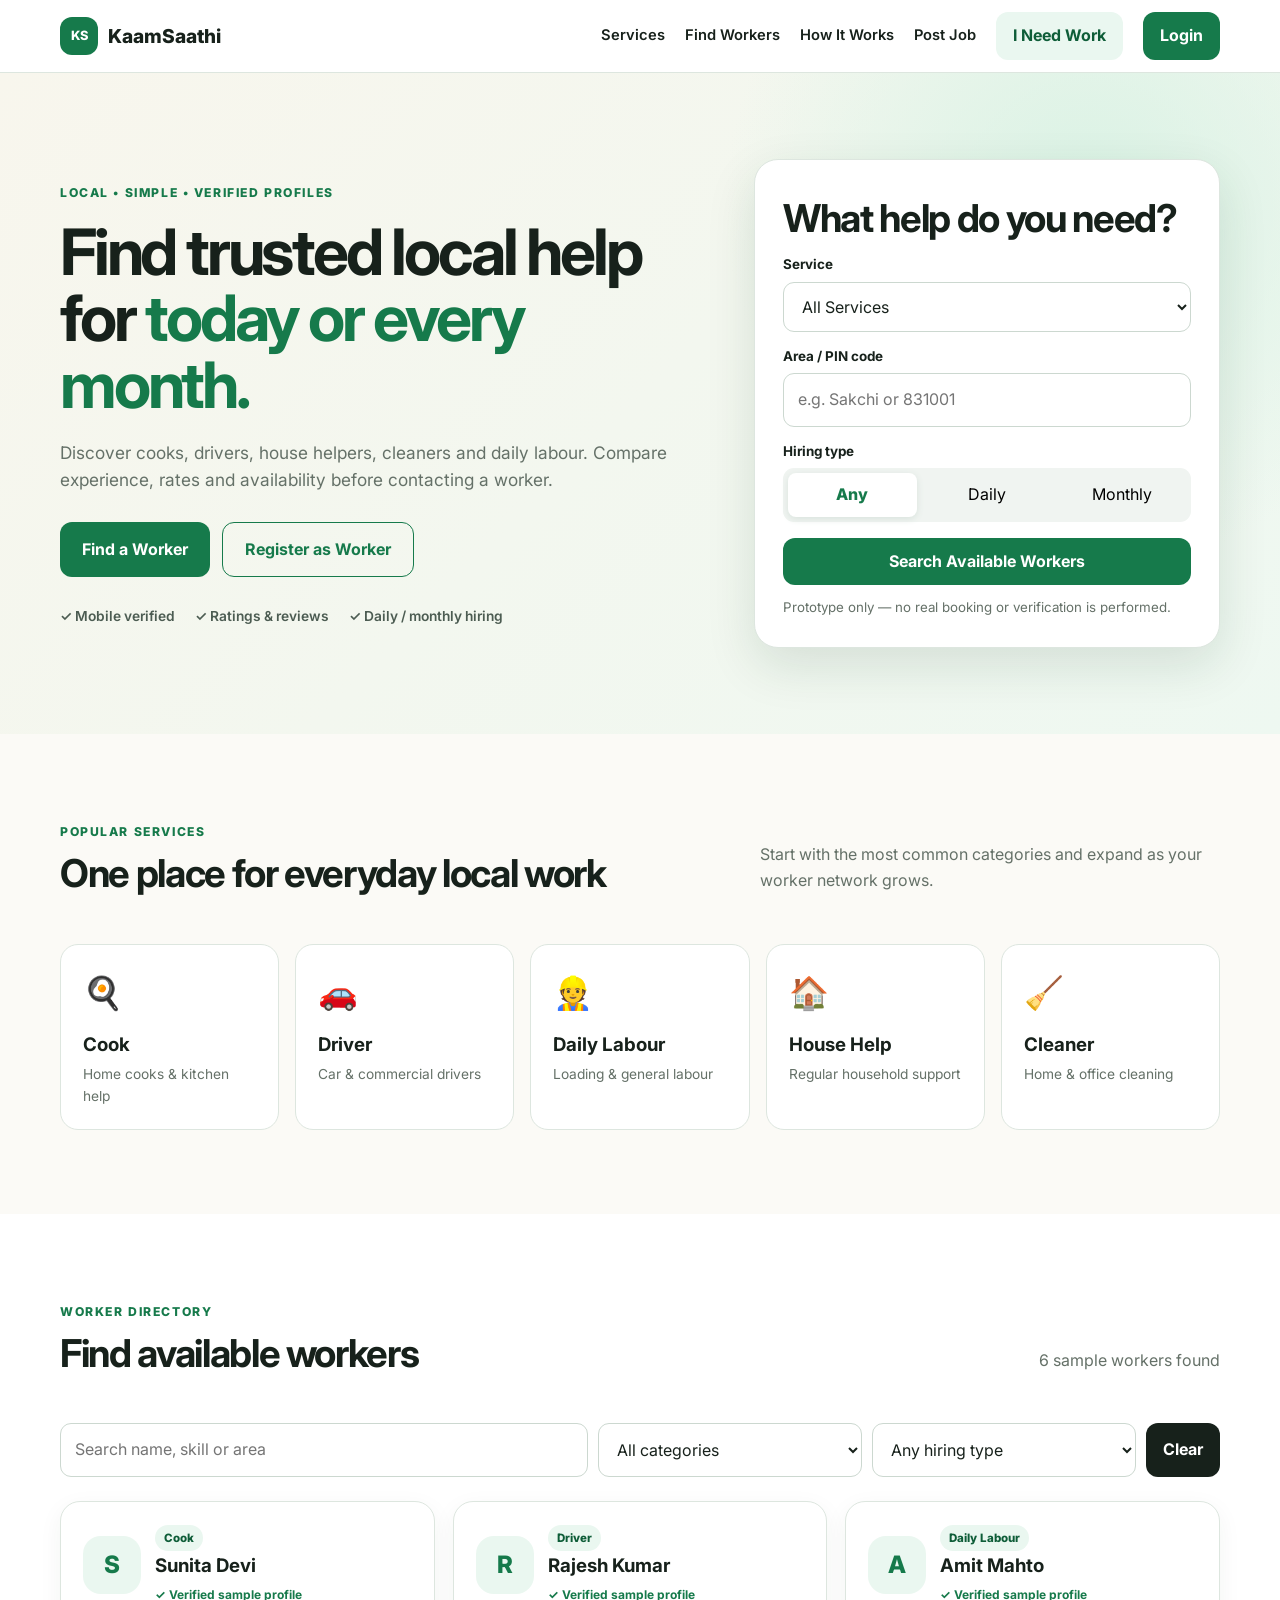
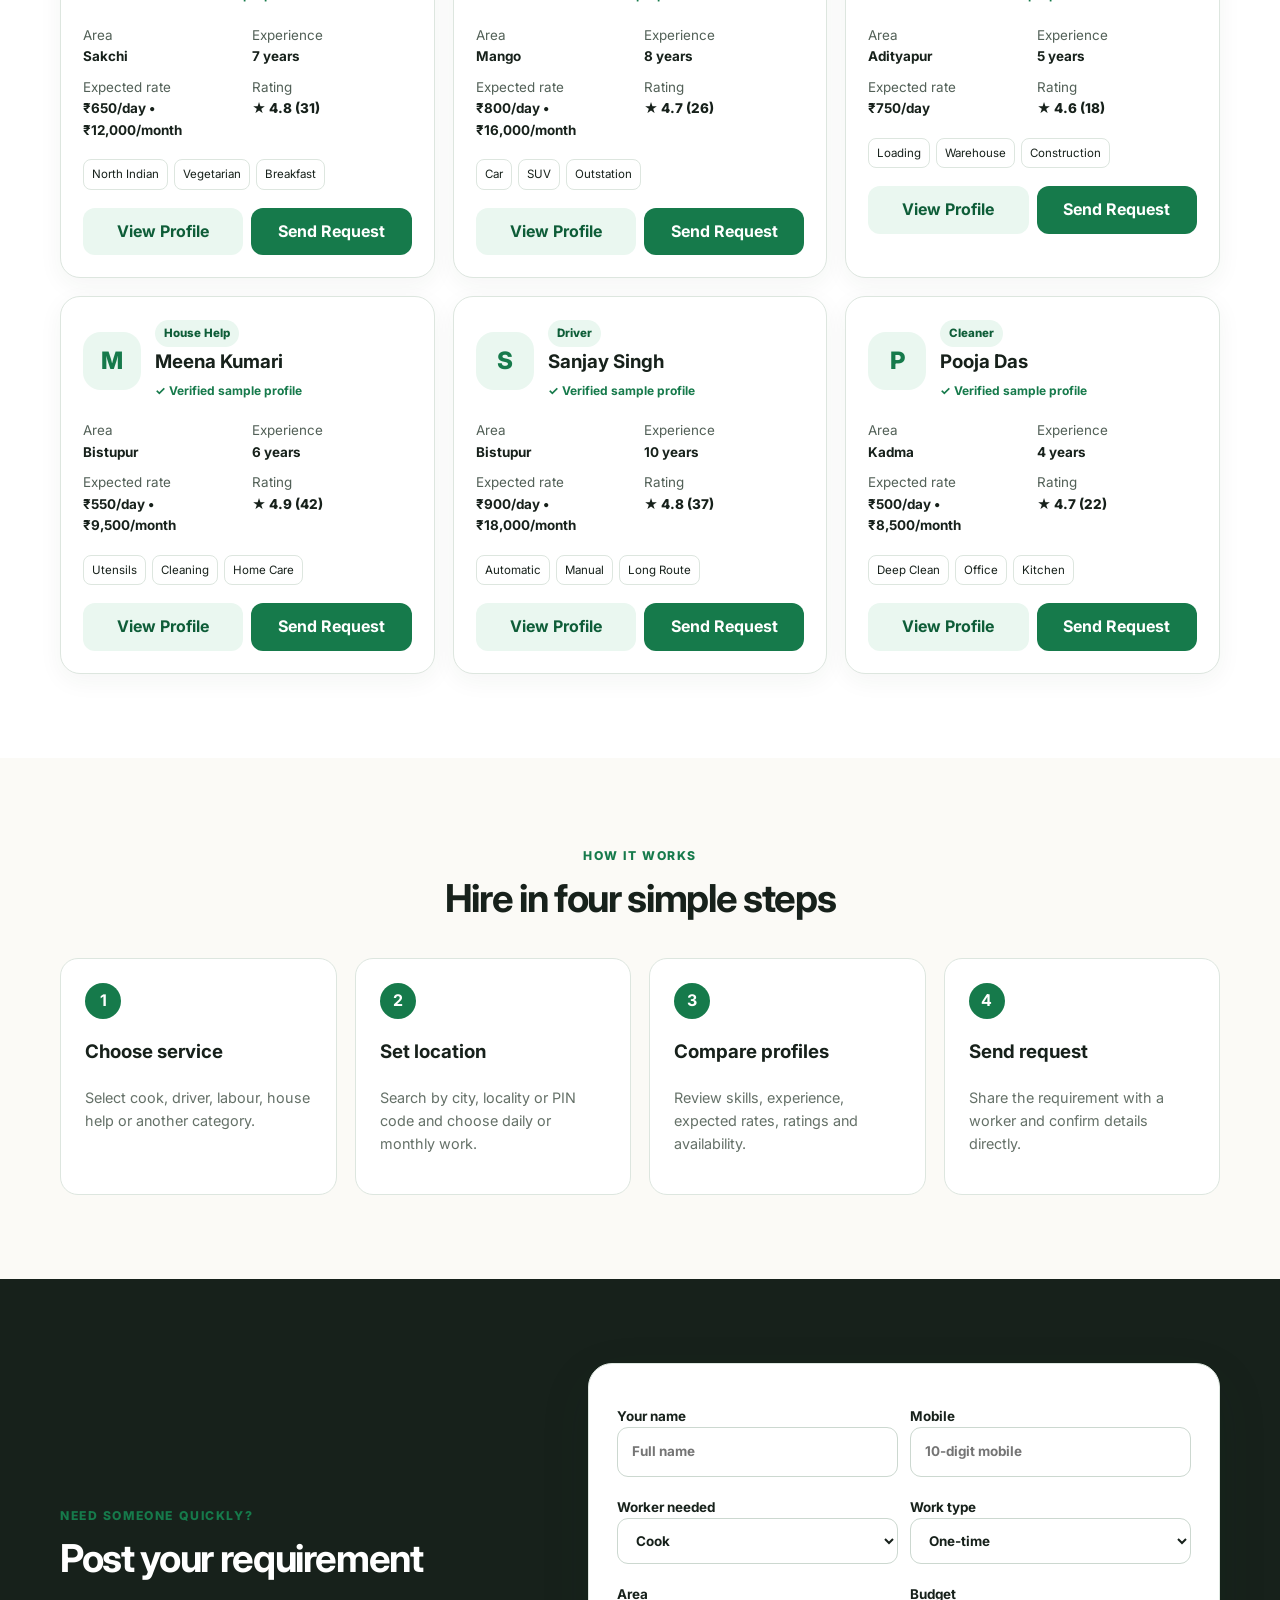
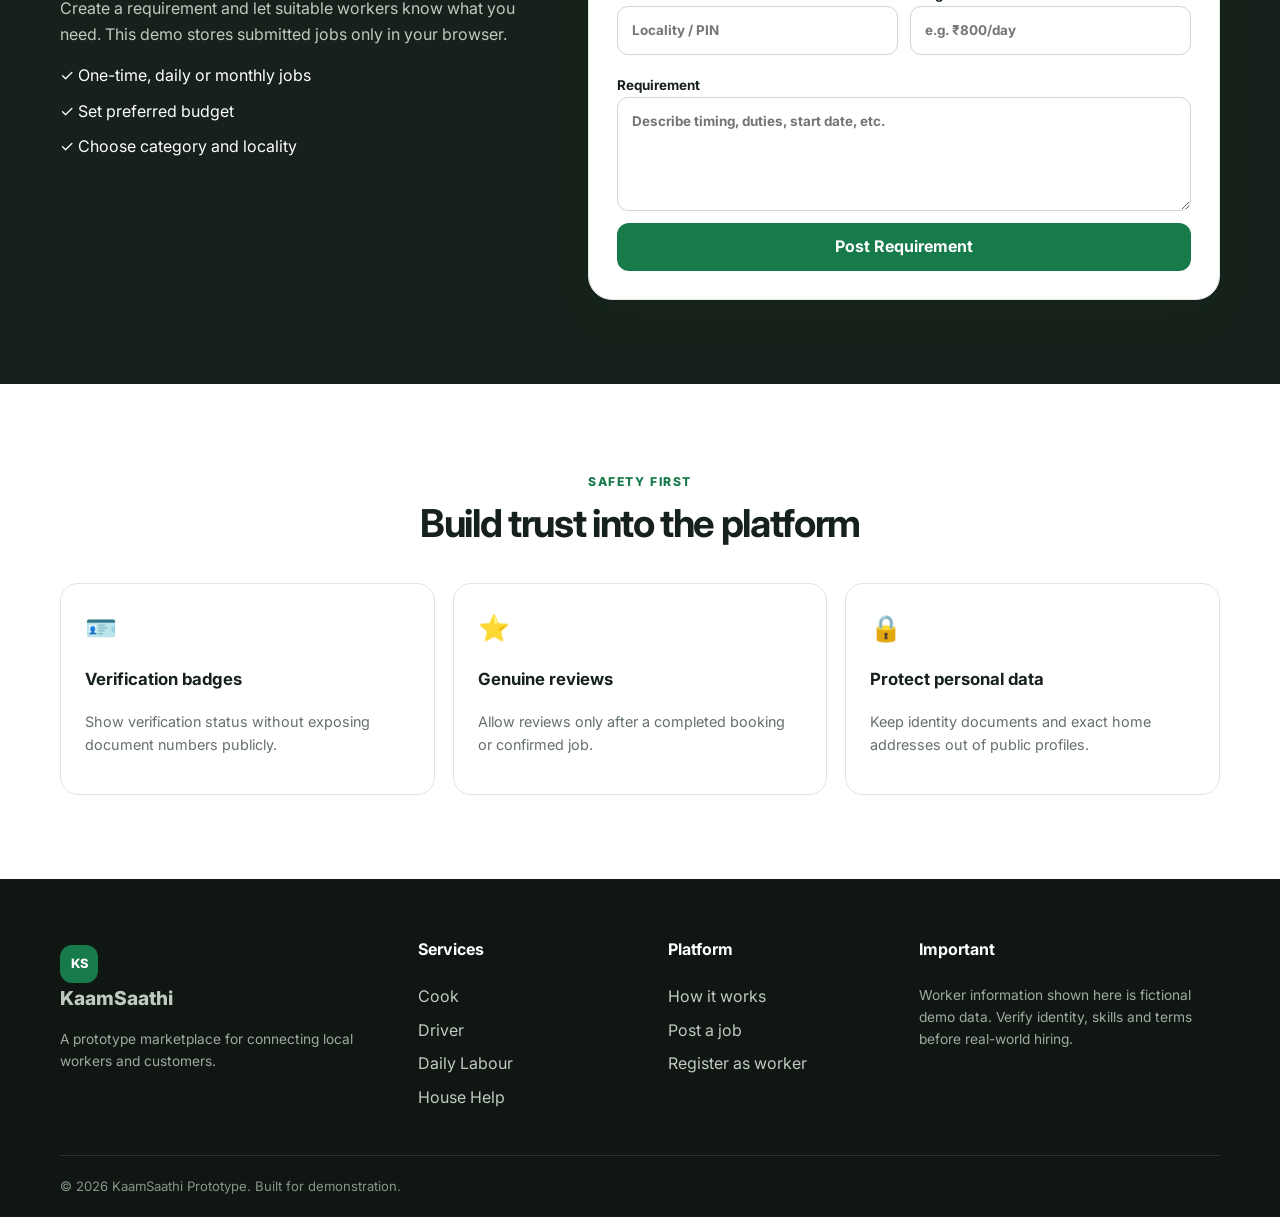
<file: kaamsaathi/index.html>
<!DOCTYPE html>
<html lang="en">
<head>
  <meta charset="UTF-8">
  <meta name="viewport" content="width=device-width, initial-scale=1.0">
  <meta name="description" content="KaamSaathi - Find trusted cooks, drivers, house help and daily labour near you.">
  <title>KaamSaathi | Find Local Workers</title>
  <link rel="preconnect" href="https://fonts.googleapis.com">
  <link rel="preconnect" href="https://fonts.gstatic.com" crossorigin>
  <link href="https://fonts.googleapis.com/css2?family=Inter:wght@400;500;600;700;800&display=swap" rel="stylesheet">
  <link rel="stylesheet" href="style.css">
</head>
<body>
  <header class="site-header">
    <div class="container nav-wrap">
      <a class="brand" href="#home"><span class="brand-mark">KS</span><span>KaamSaathi</span></a>
      <button class="menu-btn" id="menuBtn" aria-label="Open menu">☰</button>
      <nav id="navMenu">
        <a href="#services">Services</a><a href="#workers">Find Workers</a><a href="#how">How It Works</a><a href="#post-job">Post Job</a>
        <button class="btn btn-light" data-open="workerModal">I Need Work</button>
        <button class="btn btn-primary" data-open="loginModal">Login</button>
      </nav>
    </div>
  </header>

  <main>
    <section class="hero" id="home">
      <div class="container hero-grid">
        <div>
          <span class="eyebrow">LOCAL • SIMPLE • VERIFIED PROFILES</span>
          <h1>Find trusted local help for <span>today or every month.</span></h1>
          <p>Discover cooks, drivers, house helpers, cleaners and daily labour. Compare experience, rates and availability before contacting a worker.</p>
          <div class="hero-actions"><a class="btn btn-primary btn-lg" href="#workers">Find a Worker</a><button class="btn btn-outline btn-lg" data-open="workerModal">Register as Worker</button></div>
          <div class="trust-row"><span>✓ Mobile verified</span><span>✓ Ratings & reviews</span><span>✓ Daily / monthly hiring</span></div>
        </div>
        <div class="search-card">
          <h2>What help do you need?</h2>
          <label>Service</label>
          <select id="heroService"><option value="all">All Services</option><option>Cook</option><option>Driver</option><option>Daily Labour</option><option>House Help</option><option>Cleaner</option></select>
          <label>Area / PIN code</label><input id="heroArea" placeholder="e.g. Sakchi or 831001">
          <label>Hiring type</label><div class="segmented"><button class="active" data-hire="Any">Any</button><button data-hire="Daily">Daily</button><button data-hire="Monthly">Monthly</button></div>
          <button class="btn btn-primary btn-block" id="heroSearch">Search Available Workers</button>
          <small>Prototype only — no real booking or verification is performed.</small>
        </div>
      </div>
    </section>

    <section class="section" id="services"><div class="container"><div class="section-head"><div><span class="eyebrow">POPULAR SERVICES</span><h2>One place for everyday local work</h2></div><p>Start with the most common categories and expand as your worker network grows.</p></div><div class="service-grid" id="serviceGrid"></div></div></section>

    <section class="section alt" id="workers"><div class="container"><div class="section-head"><div><span class="eyebrow">WORKER DIRECTORY</span><h2>Find available workers</h2></div><p id="resultText">Showing sample worker profiles</p></div>
      <div class="filters"><input id="searchInput" placeholder="Search name, skill or area"><select id="categoryFilter"><option value="all">All categories</option><option>Cook</option><option>Driver</option><option>Daily Labour</option><option>House Help</option><option>Cleaner</option></select><select id="hireFilter"><option value="Any">Any hiring type</option><option>Daily</option><option>Monthly</option></select><button class="btn btn-dark" id="clearFilters">Clear</button></div>
      <div class="worker-grid" id="workerGrid"></div><div class="empty" id="emptyState" hidden>No matching sample workers found. Try another category or area.</div>
    </div></section>

    <section class="section" id="how"><div class="container"><div class="center-head"><span class="eyebrow">HOW IT WORKS</span><h2>Hire in four simple steps</h2></div><div class="steps"><article><b>1</b><h3>Choose service</h3><p>Select cook, driver, labour, house help or another category.</p></article><article><b>2</b><h3>Set location</h3><p>Search by city, locality or PIN code and choose daily or monthly work.</p></article><article><b>3</b><h3>Compare profiles</h3><p>Review skills, experience, expected rates, ratings and availability.</p></article><article><b>4</b><h3>Send request</h3><p>Share the requirement with a worker and confirm details directly.</p></article></div></div></section>

    <section class="section job-section" id="post-job"><div class="container job-grid"><div><span class="eyebrow">NEED SOMEONE QUICKLY?</span><h2>Post your requirement</h2><p>Create a requirement and let suitable workers know what you need. This demo stores submitted jobs only in your browser.</p><div class="job-points"><span>✓ One-time, daily or monthly jobs</span><span>✓ Set preferred budget</span><span>✓ Choose category and locality</span></div></div><form class="job-form" id="jobForm"><div class="two"><label>Your name<input required name="name" placeholder="Full name"></label><label>Mobile<input required name="mobile" inputmode="numeric" placeholder="10-digit mobile"></label></div><div class="two"><label>Worker needed<select required name="category"><option>Cook</option><option>Driver</option><option>Daily Labour</option><option>House Help</option><option>Cleaner</option></select></label><label>Work type<select name="type"><option>One-time</option><option>Daily</option><option>Monthly</option></select></label></div><div class="two"><label>Area<input required name="area" placeholder="Locality / PIN"></label><label>Budget<input name="budget" placeholder="e.g. ₹800/day"></label></div><label>Requirement<textarea required name="details" rows="4" placeholder="Describe timing, duties, start date, etc."></textarea></label><button class="btn btn-primary btn-block">Post Requirement</button></form></div></section>

    <section class="section alt"><div class="container"><div class="center-head"><span class="eyebrow">SAFETY FIRST</span><h2>Build trust into the platform</h2></div><div class="safety-grid"><article>🪪<h3>Verification badges</h3><p>Show verification status without exposing document numbers publicly.</p></article><article>⭐<h3>Genuine reviews</h3><p>Allow reviews only after a completed booking or confirmed job.</p></article><article>🔒<h3>Protect personal data</h3><p>Keep identity documents and exact home addresses out of public profiles.</p></article></div></div></section>
  </main>

  <footer><div class="container footer-grid"><div><a class="brand footer-brand" href="#home"><span class="brand-mark">KS</span><span>KaamSaathi</span></a><p>A prototype marketplace for connecting local workers and customers.</p></div><div><h4>Services</h4><a href="#workers">Cook</a><a href="#workers">Driver</a><a href="#workers">Daily Labour</a><a href="#workers">House Help</a></div><div><h4>Platform</h4><a href="#how">How it works</a><a href="#post-job">Post a job</a><button class="footer-link" data-open="workerModal">Register as worker</button></div><div><h4>Important</h4><p>Worker information shown here is fictional demo data. Verify identity, skills and terms before real-world hiring.</p></div></div><div class="container copyright">© 2026 KaamSaathi Prototype. Built for demonstration.</div></footer>

  <div class="modal" id="profileModal"><div class="modal-card"><button class="modal-close" data-close>×</button><div id="profileContent"></div></div></div>
  <div class="modal" id="workerModal"><div class="modal-card"><button class="modal-close" data-close>×</button><h2>Register as a Worker</h2><p class="muted">Create a sample profile. Data stays in this browser.</p><form id="workerForm"><div class="two"><label>Name<input required name="name"></label><label>Mobile<input required name="mobile" inputmode="numeric"></label></div><div class="two"><label>Profession<select name="category"><option>Cook</option><option>Driver</option><option>Daily Labour</option><option>House Help</option><option>Cleaner</option></select></label><label>Experience<input required name="experience" placeholder="e.g. 5 years"></label></div><div class="two"><label>Area<input required name="area"></label><label>Expected rate<input required name="rate" placeholder="e.g. ₹700/day"></label></div><label>Skills<input required name="skills" placeholder="e.g. North Indian, Vegetarian"></label><button class="btn btn-primary btn-block">Create Demo Profile</button></form></div></div>
  <div class="modal" id="loginModal"><div class="modal-card small"><button class="modal-close" data-close>×</button><h2>Login / Sign Up</h2><p class="muted">OTP authentication would be connected to a real backend later.</p><form id="loginForm"><label>Mobile number<input required inputmode="numeric" placeholder="Enter mobile number"></label><button class="btn btn-primary btn-block">Continue</button></form></div></div>
  <div class="toast" id="toast"></div>
  <script src="app.js"></script>
</body></html>
</file>
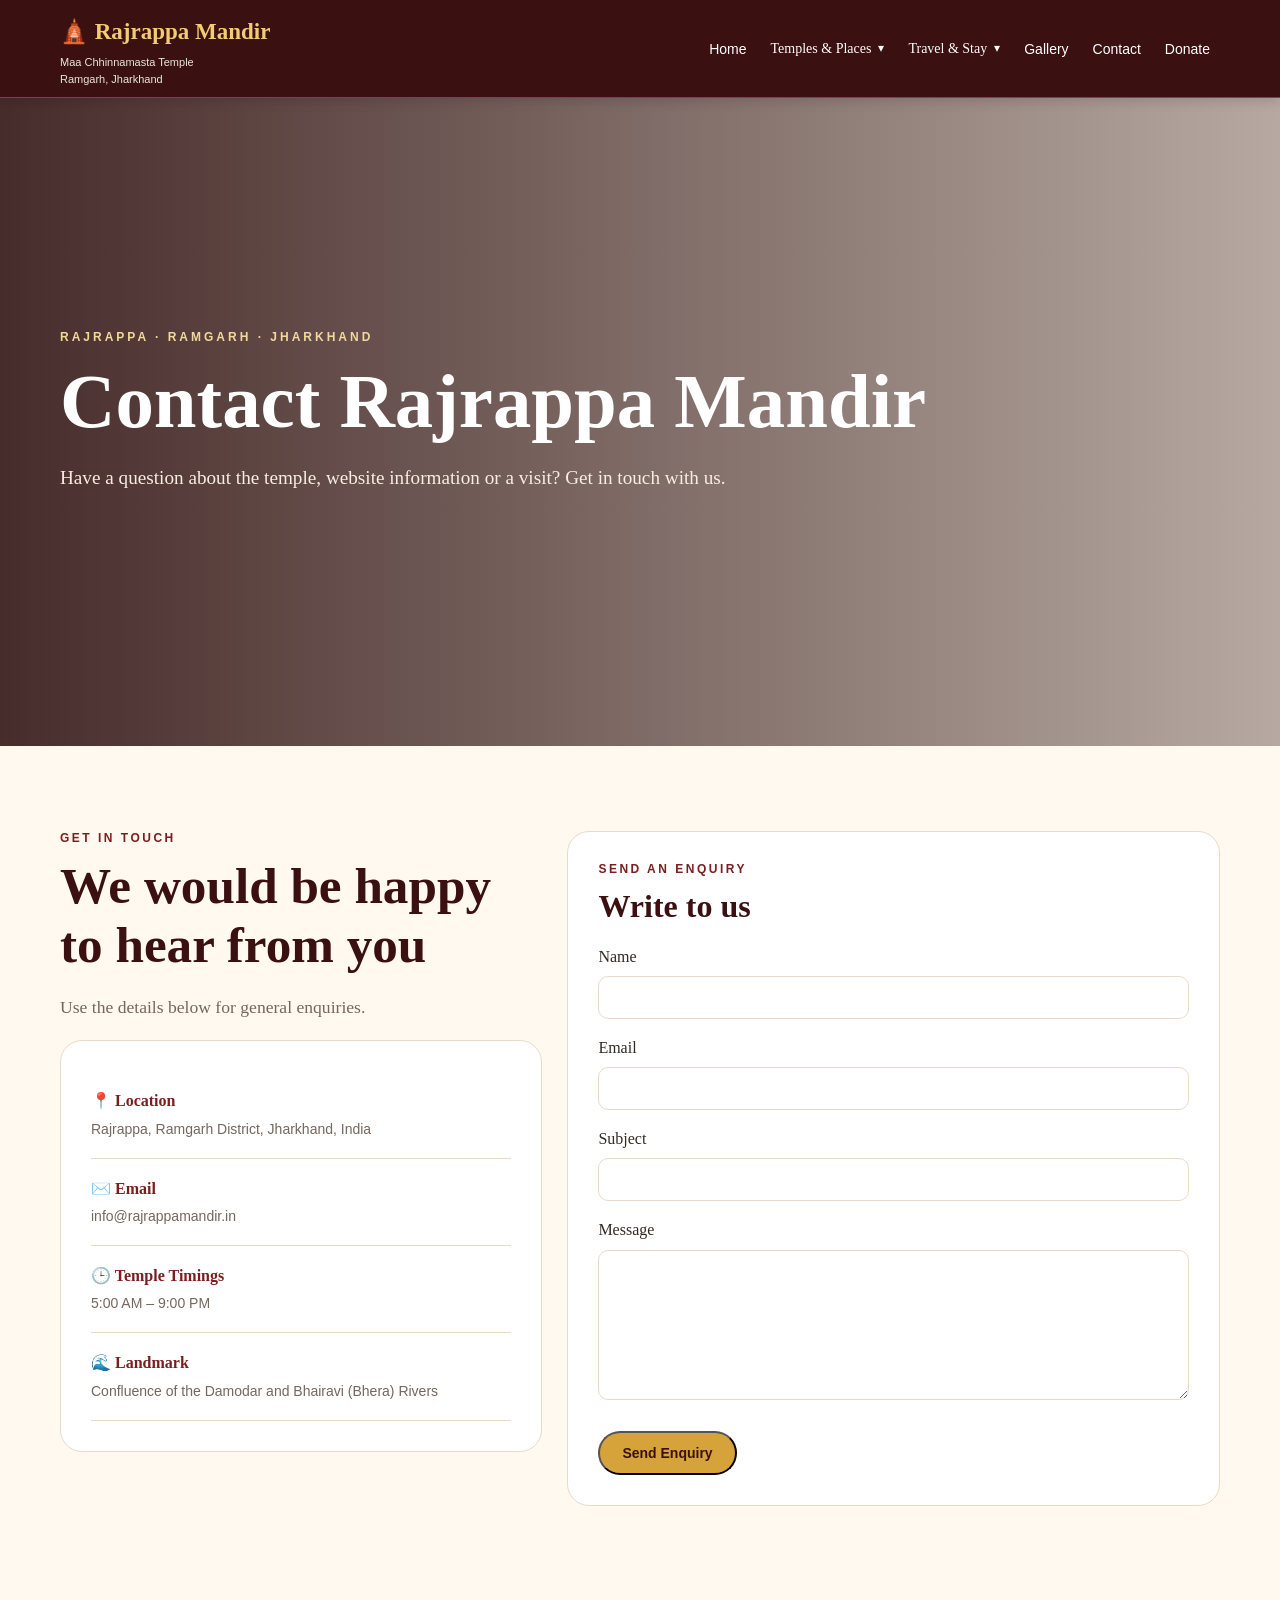
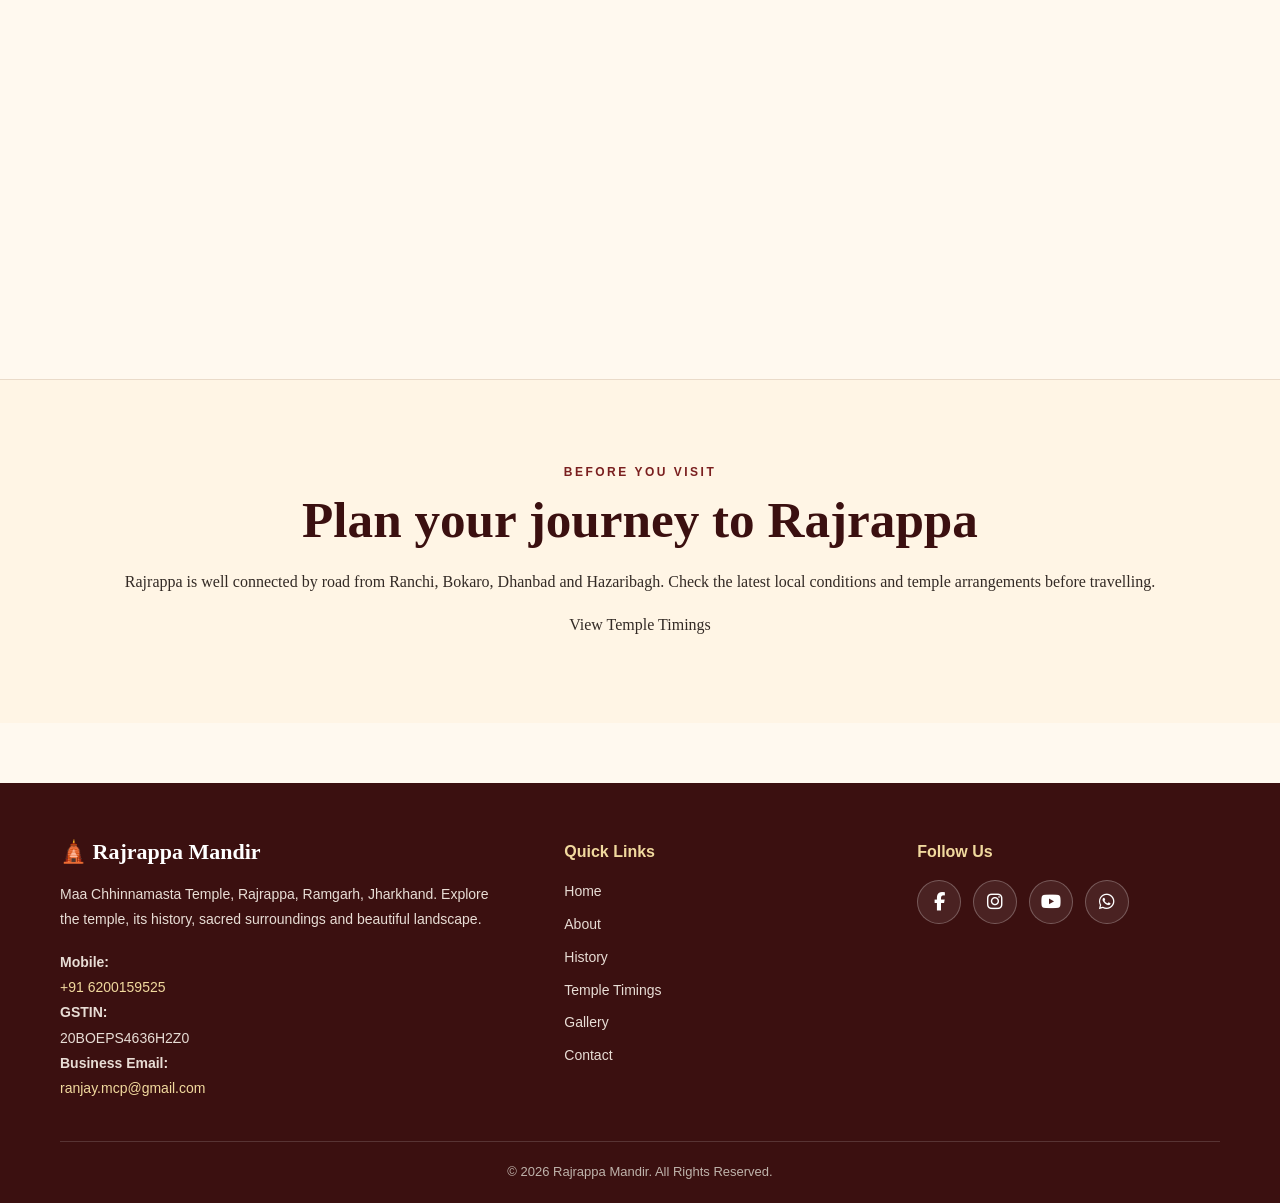
<file: contact.html>
<!doctype html><html lang="en">
    <head>
        <meta charset="utf-8">
    <meta name="viewport" content="width=device-width,initial-scale=1">
    <meta name="description" content="Rajrappa Mandir | Maa Chhinnamasta Temple">
    <meta name="theme-color" content="#7a1f1f">
    <title>Rajrappa Mandir | Maa Chhinnamasta Temple</title>
    <link rel="stylesheet" href="assetes/style.css">
    <link
    rel="stylesheet"
    href="https://cdnjs.cloudflare.com/ajax/libs/font-awesome/6.5.2/css/all.min.css">
    <!-- Open Graph / Social Media Share Tags -->
<meta property="og:type" content="website">
<meta property="og:title" content="Rajrappa Mandir - Gallery">
<meta property="og:description" content="Explore beautiful photos and memories of Maa Chhinnamasta Rajrappa Mandir.">
<meta property="og:url" content="https://rajrappamandir.in/gallery.html">
<meta property="og:site_name" content="Rajrappa Mandir">

<!-- Share Preview Image -->
<meta property="og:image" content="https://rajrappamandir.in/images/rajrappa-mandir-share.jpg">
<meta property="og:image:secure_url" content="https://rajrappamandir.in/images/rajrappa-mandir-share.jpg">
<meta property="og:image:type" content="image/jpeg">
<meta property="og:image:width" content="1200">
<meta property="og:image:height" content="630">
<meta property="og:image:alt" content="Rajrappa Mandir">

<!-- Twitter / X Card -->
<meta name="twitter:card" content="summary_large_image">
<meta name="twitter:title" content="Rajrappa Mandir - Gallery">
<meta name="twitter:description" content="Explore beautiful photos and memories of Maa Chhinnamasta Rajrappa Mandir.">
<meta name="twitter:image" content="https://rajrappamandir.in/images/rajrappa-mandir-share.jpg">
</head>
<body>
<!-- Header Section -->
 <div id="header"></div>
    <main><section class="hero"><div class="wrap"><div class="ey">Rajrappa · Ramgarh · Jharkhand</div><h1>Contact Rajrappa Mandir</h1><p>Have a question about the temple, website information or a visit? Get in touch with us.</p></div></section>
<section><div class="wrap contact"><div><div class="k">Get in Touch</div><h2>We would be happy to hear from you</h2><p class="lead">Use the details below for general enquiries.</p><div class="panel"><div class="item"><b>📍 Location</b><span>Rajrappa, Ramgarh District, Jharkhand, India</span></div><div class="item"><b>✉️ Email</b><a href="mailto:info@rajrappamandir.in">info@rajrappamandir.in</a></div><div class="item"><b>🕒 Temple Timings</b><span>5:00 AM – 9:00 PM</span></div><div class="item"><b>🌊 Landmark</b><span>Confluence of the Damodar and Bhairavi (Bhera) Rivers</span></div></div></div>
<div class="panel"><div class="k">Send an Enquiry</div><h2 style="font-size:2rem">Write to us</h2><form action="mailto:info@rajrappamandir.in" method="post" enctype="text/plain"><label>Name</label><input name="name" required><label>Email</label><input name="email" type="email" required><label>Subject</label><input name="subject" required><label>Message</label><textarea name="message" required></textarea><button class="btn primary" type="submit">Send Enquiry</button></form></div></div>
<div class="wrap map"><iframe title="Rajrappa Mandir map" src="https://www.google.com/maps?q=Rajrappa+Mandir,+Ramgarh,+Jharkhand&output=embed" loading="lazy"></iframe></div></section>
<section class="cta"><div class="wrap"><div class="k">Before You Visit</div><h2>Plan your journey to Rajrappa</h2><p class("lead" style("margin:auto">Rajrappa is well connected by road from Ranchi, Bokaro, Dhanbad and Hazaribagh. Check the latest local conditions and temple arrangements before travelling.</p><a class("btn primary" href("timings.html">View Temple Timings</a></div></section></main>
<!-- Footer Section -->
<div id="footer"></div>
</body></html>
<script>
async function loadComponent(id, file) {
    const response = await fetch(file);
    document.getElementById(id).innerHTML = await response.text();
}

loadComponent("header", "header.html");
loadComponent("footer", "footer.html");
</script>
</file>
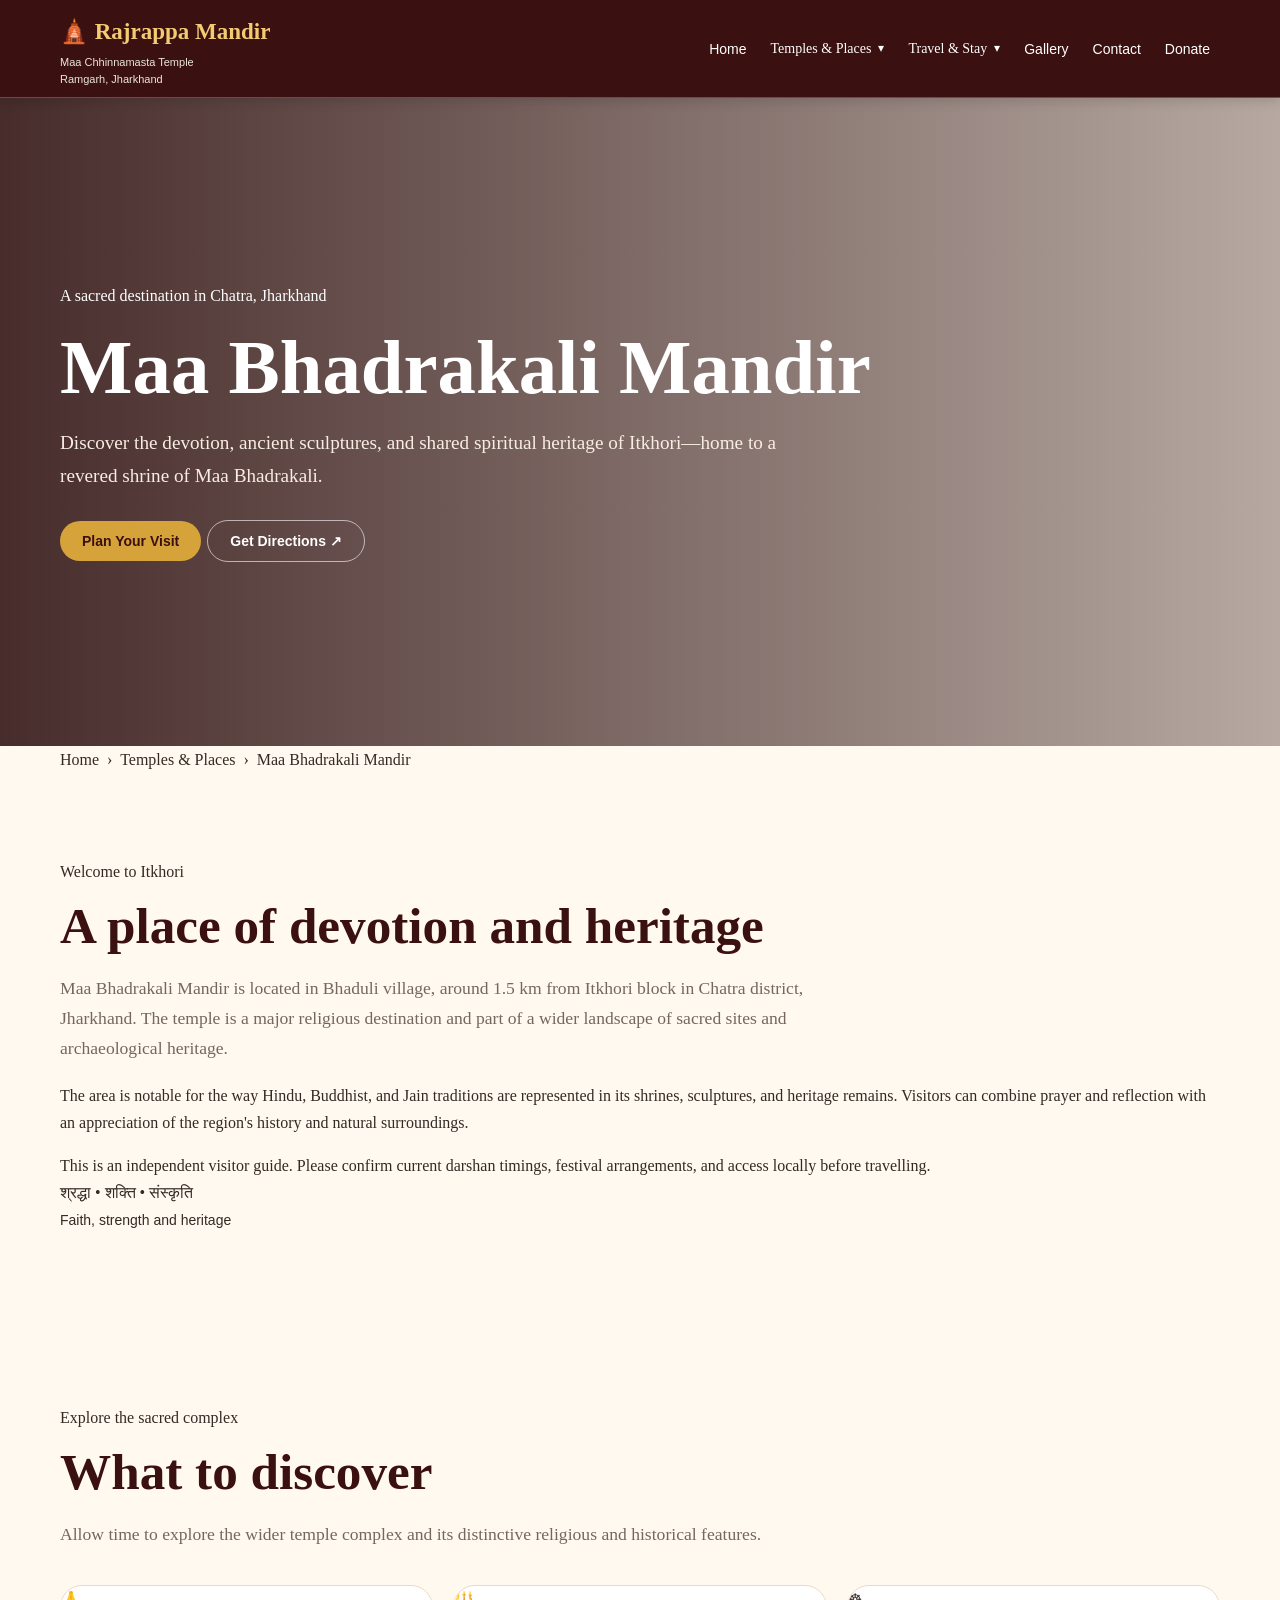
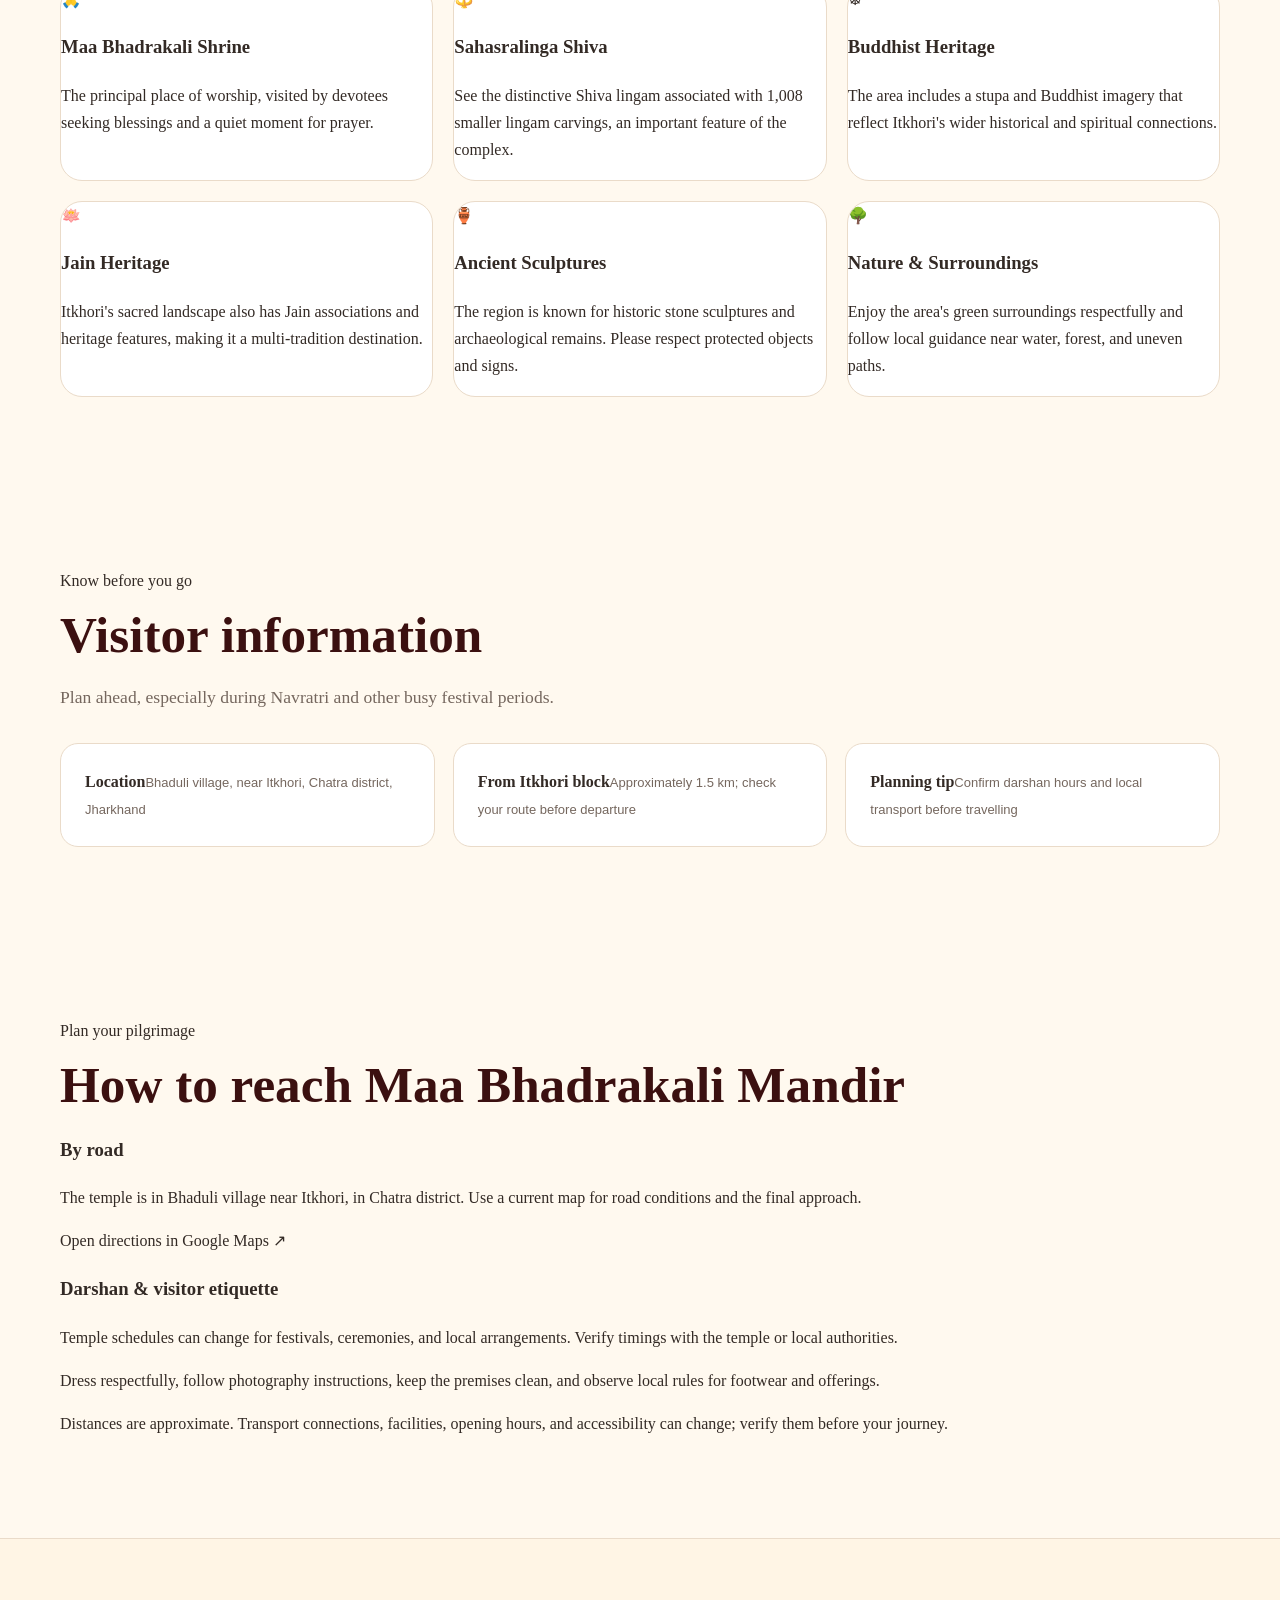
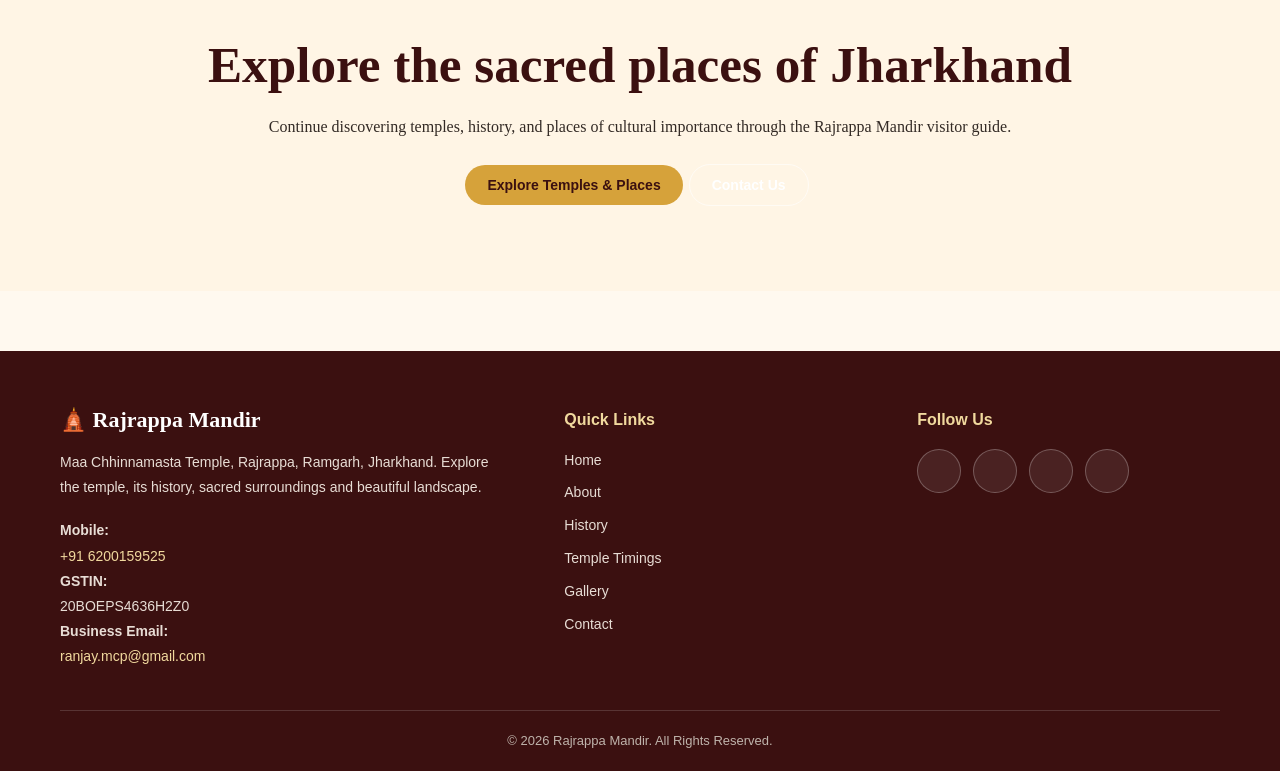
<file: temples/bhadrakali-mandir.html>
<!doctype html>
<html lang="en">
<head>
<meta charset="utf-8">
<meta name="viewport" content="width=device-width, initial-scale=1">
<title>Maa Bhadrakali Mandir, Itkhori, Jharkhand | Rajrappa Mandir</title>
<meta name="description" content="Explore Maa Bhadrakali Mandir in Bhaduli near Itkhori, Chatra, Jharkhand—its spiritual significance, historic heritage, and visitor information.">
<link rel="canonical" href="https://rajrappamandir.in/temples/bhadrakali-mandir.html">
<meta property="og:type" content="website">
<meta property="og:title" content="Maa Bhadrakali Mandir, Itkhori | Rajrappa Mandir">
<meta property="og:description" content="Discover the sacred shrine, historic sculptures, and diverse spiritual heritage of Itkhori, Jharkhand.">
<meta property="og:url" content="https://rajrappamandir.in/temples/bhadrakali-mandir.html">
<meta property="og:image" content="https://rajrappamandir.in/images/bhadrakali-banner.jpg">
<link rel="stylesheet" href="/assetes/style.css">
<script type="application/ld+json">
{
  "@context":"https://schema.org",
  "@type":"TouristAttraction",
  "name":"Maa Bhadrakali Mandir, Itkhori",
  "description":"A historic temple dedicated to Maa Bhadrakali in Bhaduli village near Itkhori, Chatra district, Jharkhand, India.",
  "address":{"@type":"PostalAddress","addressLocality":"Bhaduli, Itkhori","addressRegion":"Jharkhand","addressCountry":"IN"},
  "url":"https://rajrappamandir.in/temples/bhadrakali-mandir.html"
}
</script>
</head>
<body>
<!-- Header Section -->
 <div id="header"></div>
<main>
  <section class="hero" aria-labelledby="hero-title">
    <div class="wrap hero-content">
      <div class="eyebrow">A sacred destination in Chatra, Jharkhand</div>
      <h1 id="hero-title">Maa Bhadrakali Mandir</h1>
      <p>Discover the devotion, ancient sculptures, and shared spiritual heritage of Itkhori—home to a revered shrine of Maa Bhadrakali.</p>
      <div class="actions"><a class="btn primary" href="#plan-visit">Plan Your Visit</a><a class="btn outline" href="https://www.google.com/maps/search/?api=1&amp;query=Maa+Bhadrakali+Mandir+Itkhori+Jharkhand" target="_blank" rel="noopener noreferrer">Get Directions ↗</a></div>
    </div>
  </section>
  <div class="wrap breadcrumb"><a href="../index.html">Home</a> &nbsp;›&nbsp; <a href="index.html">Temples &amp; Places</a> &nbsp;›&nbsp; <span aria-current="page">Maa Bhadrakali Mandir</span></div>

  <section class="content"><div class="wrap two-col">
    <div><div class="kicker">Welcome to Itkhori</div><h2>A place of devotion and heritage</h2>
      <p class="lead">Maa Bhadrakali Mandir is located in Bhaduli village, around 1.5 km from Itkhori block in Chatra district, Jharkhand. The temple is a major religious destination and part of a wider landscape of sacred sites and archaeological heritage.</p>
      <p>The area is notable for the way Hindu, Buddhist, and Jain traditions are represented in its shrines, sculptures, and heritage remains. Visitors can combine prayer and reflection with an appreciation of the region's history and natural surroundings.</p>
      <div class="note">This is an independent visitor guide. Please confirm current darshan timings, festival arrangements, and access locally before travelling.</div>
    </div>
    <div class="art-panel" role="img" aria-label="Decorative temple-inspired artwork; replace with an authentic temple photograph"><span>श्रद्धा • शक्ति • संस्कृति<br><small style="font:14px Arial,sans-serif">Faith, strength and heritage</small></span></div>
  </div></section>

  <section class="content alt"><div class="wrap"><div class="kicker">Explore the sacred complex</div><h2>What to discover</h2><p class="lead">Allow time to explore the wider temple complex and its distinctive religious and historical features.</p>
    <div class="cards">
      <article class="card"><div class="icon" aria-hidden="true">🙏</div><h3>Maa Bhadrakali Shrine</h3><p>The principal place of worship, visited by devotees seeking blessings and a quiet moment for prayer.</p></article>
      <article class="card"><div class="icon" aria-hidden="true">🔱</div><h3>Sahasralinga Shiva</h3><p>See the distinctive Shiva lingam associated with 1,008 smaller lingam carvings, an important feature of the complex.</p></article>
      <article class="card"><div class="icon" aria-hidden="true">☸</div><h3>Buddhist Heritage</h3><p>The area includes a stupa and Buddhist imagery that reflect Itkhori's wider historical and spiritual connections.</p></article>
      <article class="card"><div class="icon" aria-hidden="true">🪷</div><h3>Jain Heritage</h3><p>Itkhori's sacred landscape also has Jain associations and heritage features, making it a multi-tradition destination.</p></article>
      <article class="card"><div class="icon" aria-hidden="true">🏺</div><h3>Ancient Sculptures</h3><p>The region is known for historic stone sculptures and archaeological remains. Please respect protected objects and signs.</p></article>
      <article class="card"><div class="icon" aria-hidden="true">🌳</div><h3>Nature &amp; Surroundings</h3><p>Enjoy the area's green surroundings respectfully and follow local guidance near water, forest, and uneven paths.</p></article>
    </div>
  </div></section>

  <section class="content"><div class="wrap"><div class="kicker">Know before you go</div><h2>Visitor information</h2><p class="lead">Plan ahead, especially during Navratri and other busy festival periods.</p>
    <div class="facts">
      <div class="fact"><strong>Location</strong><span>Bhaduli village, near Itkhori, Chatra district, Jharkhand</span></div>
      <div class="fact"><strong>From Itkhori block</strong><span>Approximately 1.5 km; check your route before departure</span></div>
      <div class="fact"><strong>Planning tip</strong><span>Confirm darshan hours and local transport before travelling</span></div>
    </div>
  </div></section>

  <section class="content alt" id="plan-visit"><div class="wrap"><div class="kicker">Plan your pilgrimage</div><h2>How to reach Maa Bhadrakali Mandir</h2>
    <div class="visit-grid">
      <div class="visit-box"><h3>By road</h3><p>The temple is in Bhaduli village near Itkhori, in Chatra district. Use a current map for road conditions and the final approach.</p><a href="https://www.google.com/maps/search/?api=1&amp;query=Maa+Bhadrakali+Mandir+Bhaduli+Itkhori+Chatra+Jharkhand" target="_blank" rel="noopener noreferrer">Open directions in Google Maps ↗</a></div>
      <div class="visit-box"><h3>Darshan &amp; visitor etiquette</h3><p>Temple schedules can change for festivals, ceremonies, and local arrangements. Verify timings with the temple or local authorities.</p><p>Dress respectfully, follow photography instructions, keep the premises clean, and observe local rules for footwear and offerings.</p></div>
    </div>
    <p class="disclaimer">Distances are approximate. Transport connections, facilities, opening hours, and accessibility can change; verify them before your journey.</p>
  </div></section>

  <section class="cta"><div class="wrap"><h2>Explore the sacred places of Jharkhand</h2><p>Continue discovering temples, history, and places of cultural importance through the Rajrappa Mandir visitor guide.</p><div class="actions"><a class="btn primary" href="index.html">Explore Temples &amp; Places</a><a class="btn outline" href="../contact.html">Contact Us</a></div></div></section>
</main>
<div id="footer"></div>
</body>
</html>
<script>
async function loadComponent(id, file) {
    const response = await fetch(file);
    document.getElementById(id).innerHTML = await response.text();
}

loadComponent("header", "/header.html");
loadComponent("footer", "/footer.html");
</script>
</file>
<file: kaamsaathi/style.css>
:root{--ink:#17211b;--green:#167a4b;--green2:#0e5d38;--mint:#eaf7f0;--cream:#fbfaf6;--white:#fff;--line:#dde6df;--muted:#657168;--orange:#f5a623;--shadow:0 18px 50px rgba(20,55,37,.12)}*{box-sizing:border-box}html{scroll-behavior:smooth}body{margin:0;font-family:Inter,system-ui,sans-serif;color:var(--ink);background:var(--cream);line-height:1.6}button,input,select,textarea{font:inherit}.container{width:min(1160px,92%);margin:auto}.site-header{position:sticky;top:0;z-index:30;background:rgba(255,255,255,.95);backdrop-filter:blur(10px);border-bottom:1px solid var(--line)}.nav-wrap{height:72px;display:flex;align-items:center;justify-content:space-between}.brand{display:flex;gap:10px;align-items:center;text-decoration:none;color:var(--ink);font-weight:800;font-size:1.2rem}.brand-mark{display:grid;place-items:center;width:38px;height:38px;border-radius:12px;background:var(--green);color:white;font-size:.8rem}.nav-wrap nav{display:flex;align-items:center;gap:20px}.nav-wrap nav>a{color:var(--ink);text-decoration:none;font-size:.92rem;font-weight:600}.menu-btn{display:none;border:0;background:none;font-size:1.6rem}.btn{border:0;border-radius:12px;padding:11px 17px;font-weight:700;cursor:pointer;text-decoration:none;display:inline-flex;justify-content:center;align-items:center}.btn-primary{background:var(--green);color:#fff}.btn-primary:hover{background:var(--green2)}.btn-light{background:var(--mint);color:var(--green2)}.btn-outline{border:1px solid var(--green);color:var(--green);background:transparent}.btn-dark{background:var(--ink);color:#fff}.btn-lg{padding:14px 22px}.btn-block{width:100%}.hero{padding:86px 0;background:radial-gradient(circle at 85% 20%,#d9f2e4 0,transparent 30%),linear-gradient(135deg,#f8f6ed,#eef8f1)}.hero-grid{display:grid;grid-template-columns:1.15fr .85fr;gap:64px;align-items:center}.eyebrow{font-size:.76rem;font-weight:800;letter-spacing:.13em;color:var(--green)}h1{font-size:clamp(2.5rem,5vw,4.6rem);line-height:1.04;margin:14px 0 20px;letter-spacing:-.05em}h1 span{color:var(--green)}h2{font-size:clamp(1.8rem,3vw,2.6rem);line-height:1.15;margin:8px 0 14px;letter-spacing:-.035em}.hero p{font-size:1.08rem;color:var(--muted);max-width:650px}.hero-actions{display:flex;gap:12px;margin:28px 0}.trust-row{display:flex;gap:20px;flex-wrap:wrap;font-size:.86rem;font-weight:600;color:#4c5c52}.search-card,.job-form,.modal-card{background:#fff;border:1px solid var(--line);border-radius:24px;padding:28px;box-shadow:var(--shadow)}label{display:block;font-size:.84rem;font-weight:700;margin:14px 0 6px}input,select,textarea{width:100%;padding:13px 14px;border:1px solid #ccd8d0;border-radius:11px;background:#fff;color:var(--ink);outline:none}input:focus,select:focus,textarea:focus{border-color:var(--green);box-shadow:0 0 0 3px rgba(22,122,75,.1)}.segmented{display:grid;grid-template-columns:repeat(3,1fr);gap:6px;background:#f0f4f1;padding:5px;border-radius:11px;margin-bottom:16px}.segmented button{border:0;background:transparent;padding:9px;border-radius:8px;cursor:pointer}.segmented button.active{background:#fff;color:var(--green);font-weight:800;box-shadow:0 2px 7px #d8e2dc}.search-card small{display:block;color:var(--muted);margin-top:12px}.section{padding:84px 0}.alt{background:#fff}.section-head{display:flex;justify-content:space-between;align-items:end;gap:30px;margin-bottom:34px}.section-head p{color:var(--muted);max-width:460px}.service-grid{display:grid;grid-template-columns:repeat(5,1fr);gap:16px}.service-card{background:#fff;border:1px solid var(--line);border-radius:18px;padding:22px;cursor:pointer;transition:.2s}.service-card:hover{transform:translateY(-4px);box-shadow:var(--shadow);border-color:#b9d8c5}.service-icon{font-size:2rem}.service-card h3{margin:12px 0 3px}.service-card p{margin:0;color:var(--muted);font-size:.86rem}.filters{display:grid;grid-template-columns:2fr 1fr 1fr auto;gap:10px;margin-bottom:24px}.worker-grid{display:grid;grid-template-columns:repeat(3,1fr);gap:18px}.worker-card{border:1px solid var(--line);border-radius:20px;padding:22px;background:#fff;box-shadow:0 7px 25px rgba(30,60,40,.05)}.worker-top{display:flex;gap:14px;align-items:center}.avatar{width:58px;height:58px;border-radius:18px;background:var(--mint);display:grid;place-items:center;font-size:1.5rem;font-weight:800;color:var(--green)}.worker-card h3{margin:0}.tag{display:inline-block;background:var(--mint);color:var(--green2);padding:4px 9px;border-radius:999px;font-size:.72rem;font-weight:800}.verified{font-size:.75rem;color:var(--green);font-weight:700}.worker-meta{display:grid;grid-template-columns:1fr 1fr;gap:9px;margin:18px 0;font-size:.84rem;color:#526057}.worker-meta strong{display:block;color:var(--ink)}.skills{display:flex;flex-wrap:wrap;gap:6px;margin:13px 0}.skill{font-size:.72rem;border:1px solid var(--line);padding:5px 8px;border-radius:8px}.card-actions{display:flex;gap:8px;margin-top:18px}.card-actions .btn{flex:1}.rating{color:#8a5a00;font-weight:800}.empty{text-align:center;padding:40px;color:var(--muted)}.center-head{text-align:center;margin-bottom:38px}.steps{display:grid;grid-template-columns:repeat(4,1fr);gap:18px}.steps article,.safety-grid article{padding:24px;border:1px solid var(--line);border-radius:18px;background:#fff}.steps b{display:grid;place-items:center;width:36px;height:36px;background:var(--green);color:#fff;border-radius:50%}.steps p,.safety-grid p{color:var(--muted);font-size:.9rem}.job-section{background:var(--ink);color:#fff}.job-grid{display:grid;grid-template-columns:.85fr 1.15fr;gap:60px;align-items:center}.job-section p{color:#bfc9c2}.job-points{display:grid;gap:10px}.job-form{color:var(--ink)}.two{display:grid;grid-template-columns:1fr 1fr;gap:12px}.safety-grid{display:grid;grid-template-columns:repeat(3,1fr);gap:18px}.safety-grid article{font-size:1.6rem}.safety-grid h3{font-size:1.05rem}footer{background:#101713;color:#d6ded8;padding:58px 0 20px}.footer-grid{display:grid;grid-template-columns:1.5fr 1fr 1fr 1.4fr;gap:35px}.footer-brand{color:#fff}.footer-grid h4{color:#fff;margin-top:0}.footer-grid a,.footer-link{display:block;color:#bfc9c2;text-decoration:none;margin:8px 0;background:none;border:0;padding:0;cursor:pointer;text-align:left}.footer-grid p{color:#9eaaa2;font-size:.86rem}.copyright{border-top:1px solid #29322c;margin-top:36px;padding-top:20px;color:#87938b;font-size:.82rem}.modal{position:fixed;inset:0;background:rgba(5,15,9,.62);z-index:60;display:none;place-items:center;padding:20px}.modal.show{display:grid}.modal-card{width:min(650px,100%);max-height:90vh;overflow:auto;position:relative}.modal-card.small{width:min(420px,100%)}.modal-close{position:absolute;right:16px;top:12px;border:0;background:#f0f4f1;border-radius:50%;width:34px;height:34px;font-size:1.3rem;cursor:pointer}.muted{color:var(--muted)}.profile-hero{display:flex;gap:18px;align-items:center;margin-bottom:20px}.profile-hero .avatar{width:72px;height:72px}.toast{position:fixed;right:20px;bottom:20px;background:var(--ink);color:#fff;padding:14px 18px;border-radius:12px;transform:translateY(100px);opacity:0;transition:.25s;z-index:100}.toast.show{transform:none;opacity:1}@media(max-width:900px){.nav-wrap nav{display:none;position:absolute;top:72px;left:0;right:0;background:#fff;padding:20px 4%;border-bottom:1px solid var(--line);flex-direction:column;align-items:stretch}.nav-wrap nav.show{display:flex}.menu-btn{display:block}.hero-grid,.job-grid{grid-template-columns:1fr}.service-grid{grid-template-columns:repeat(3,1fr)}.worker-grid{grid-template-columns:repeat(2,1fr)}.steps{grid-template-columns:repeat(2,1fr)}.footer-grid{grid-template-columns:repeat(2,1fr)}}@media(max-width:600px){.hero{padding:55px 0}.section{padding:60px 0}.hero-actions,.section-head{flex-direction:column;align-items:stretch}.service-grid,.worker-grid,.steps,.safety-grid,.footer-grid{grid-template-columns:1fr}.filters{grid-template-columns:1fr}.two{grid-template-columns:1fr}.trust-row{gap:10px}.search-card,.job-form,.modal-card{padding:22px}.card-actions{flex-direction:column}}
</file>
<file: assetes/style.css>
:root{--m:#7a1f1f;--d:#3b1010;--g:#d6a23a;--c:#fff9ef;--t:#332a25;--u:#75675e;--l:#eadbc9}
*{box-sizing:border-box}html{scroll-behavior:smooth}body{margin:0;font-family:Georgia,serif;color:var(--t);background:var(--c);line-height:1.7}a{text-decoration:none;color:inherit}.wrap{width:min(1160px,92%);margin:auto}
header{position:sticky;top:0;z-index:9;background:#3b1010ee;color:#fff;border-bottom:1px solid #d6a23a66}.nav{min-height:72px;display:flex;align-items:center;justify-content:space-between}.brand{font-weight:bold;font-size:1.2rem}.brand small{display:block;color:#f1d99e;font:12px Arial}nav ul{display:flex;gap:18px;list-style:none;margin:0;padding:0}nav a{font:14px Arial;color:#fff}nav a:hover,nav .active{color:#f1d99e}
.hero{min-height:72vh;display:grid;place-items:center;color:#fff;background:linear-gradient(90deg,#260808d9,#26080855),url('https://commons.wikimedia.org/wiki/Special:Redirect/file/Chhinnamastika%20Temple%20Rajrappa.jpg') center/cover}.hero>div{padding:90px 0}.ey{font:700 12px Arial;letter-spacing:3px;text-transform:uppercase;color:#f1d99e}.hero h1{font-size:clamp(2.8rem,6vw,5.2rem);line-height:1.05;margin:18px 0}.hero p{max-width:760px;font-size:1.2rem;color:#f8ede2}.btn{display:inline-block;padding:12px 22px;border-radius:30px;font:700 14px Arial;margin:8px 6px 0 0}.primary{background:var(--g);color:var(--d)}.outline{border:1px solid #ffffff99;color:#fff}
section{padding:85px 0}.k{font:700 12px Arial;letter-spacing:2.5px;text-transform:uppercase;color:var(--m)}h2{font-size:clamp(2rem,4vw,3.2rem);line-height:1.15;color:var(--d);margin:12px 0 18px}.lead{font-size:1.1rem;color:var(--u);max-width:820px}.grid2{display:grid;grid-template-columns:1.1fr .9fr;gap:48px;align-items:center}.photo{height:500px;border-radius:22px;overflow:hidden;box-shadow:0 18px 50px #3b10101f}.photo img,.tile img{width:100%;height:100%;object-fit:cover}.dark{background:var(--d);color:#fff}.dark h2{color:#fff}.dark .k{color:#f1d99e}.dark .lead{color:#f0e4d8}
.cards{display:grid;grid-template-columns:repeat(3,1fr);gap:20px;margin-top:35px}.card{background:#fff;border:1px solid var(--l);border-radius:22px;overflow:hidden}.tile{height:230px}.body{padding:24px}.body h3{color:var(--d);margin:0 0 8px}.body p{color:var(--u)}.facts{display:grid;grid-template-columns:repeat(3,1fr);gap:18px;margin-top:30px}.fact{background:#fff;border:1px solid var(--l);border-radius:18px;padding:24px}.fact b{display:block;color:var(--m)}.fact span{font:13px Arial;color:var(--u)}
.gallery{display:grid;grid-template-columns:1.2fr .8fr .8fr;grid-auto-rows:240px;gap:14px;margin-top:35px}.gallery .tile:first-child{grid-row:span 2}.tile{position:relative;overflow:hidden;border-radius:18px}.cap{position:absolute;bottom:0;left:0;right:0;padding:30px 14px 12px;color:#fff;background:linear-gradient(transparent,#000b);font:13px Arial}
.contact{display:grid;grid-template-columns:.85fr 1.15fr;gap:25px}.panel{background:#fff;border:1px solid var(--l);border-radius:22px;padding:30px}.item{padding:16px 0;border-bottom:1px solid var(--l)}.item b{display:block;color:var(--m)}.item span,.item a{font:14px Arial;color:var(--u)}input,textarea{width:100%;padding:12px;border:1px solid var(--l);border-radius:10px;margin:6px 0 15px;font:15px Georgia;box-sizing:border-box}textarea{min-height:150px}.map{height:360px;margin-top:28px;border-radius:22px;overflow:hidden}.map iframe{width:100%;height:100%;border:0}
.cta{text-align:center;background:#fff5e5;border-top:1px solid var(--l)}


/* ===== Header ===== */
.site-header {
     position: sticky;
    top: 0;
    z-index: 1000;
    background: #3b1010;
    color: #fff;
    border-bottom: 1px solid #d6a23a66;
    box-shadow: 0 3px 12px rgba(0, 0, 0, 0.15);
}

.site-header .nav {
    display: flex;
    align-items: center;
    justify-content: space-between;
    gap: 24px;
    min-height: 82px;
    padding-top: 12px;
    padding-bottom: 12px;
}

.site-header .brand {
    display: flex;
    flex-direction: column;
    flex-shrink: 0;
    gap: 5px;
    color: #fff;
    text-decoration: none;
}

.brand-title {
    font-size: 23px;
    font-weight: 700;
    color: #f3cc72;
}

.site-header .brand small {
    font-size: 11px;
    color: #e8e5da;
}

/* ===== Main Navigation ===== */
.main-nav > ul {
    display: flex;
    align-items: center;
    justify-content: flex-end;
    flex-wrap: wrap;
    gap: 4px;
    margin: 0;
    padding: 0;
    list-style: none;
}

.main-nav li {
    position: relative;
    list-style: none;
}

.main-nav a,
.main-nav summary {
    display: flex;
    align-items: center;
    gap: 7px;
    padding: 12px 10px;
    border-radius: 5px;
    color: #fff;
    font-size: 14px;
    font-weight: 500;
    text-decoration: none;
    cursor: pointer;
    transition: background 0.2s ease, color 0.2s ease;
}

.main-nav a:hover,
.main-nav summary:hover,
.main-nav a:focus-visible,
.main-nav summary:focus-visible {
    background: rgba(243, 204, 114, 0.14);
    color: #f3cc72;
    outline-offset: 3px;
}

.main-nav summary {
    list-style: none;
}

.main-nav summary::-webkit-details-marker {
    display: none;
}

.dropdown-arrow {
    font-size: 12px;
    transition: transform 0.2s ease;
}

.nav-dropdown details[open] .dropdown-arrow {
    transform: rotate(180deg);
}

/* ===== Dropdown Menu ===== */
.nav-dropdown .dropdown-menu {
    position: absolute;
    top: calc(100% + 5px);
    left: 0;
    z-index: 1001;
    display: none;
    width: 255px;
    max-width: calc(100vw - 32px);
    margin: 0;
    padding: 8px;
    list-style: none;
    background: #fff;
    border: 1px solid #e9e2d3;
    border-radius: 8px;
    box-shadow: 0 10px 28px rgba(0, 0, 0, 0.18);
}

.nav-dropdown details[open] > .dropdown-menu {
    display: block;
}

.nav-dropdown .dropdown-menu a {
    display: block;
    padding: 11px 12px;
    border-radius: 5px;
    color: #234b39;
    font-size: 14px;
    line-height: 1.4;
}

.nav-dropdown .dropdown-menu a:hover,
.nav-dropdown .dropdown-menu a:focus-visible {
    background: #f6f0e2;
    color: #946b16;
}

.nav-dropdown .dropdown-divider {
    height: 1px;
    margin: 5px 8px;
    background: #e9e2d3;
}

/* ===== Tablet and Mobile ===== */

@media (max-width: 900px) {
    .site-header .nav {
        align-items: flex-start;
        flex-direction: column;
        gap: 12px;
        padding-top: 16px;
        padding-bottom: 16px;
    }

    .main-nav {
        width: 100%;
    }

    .main-nav > ul {
        display: flex;
        justify-content: flex-start;
        flex-wrap: wrap;
        gap: 2px;
    }
}
@media (max-width: 600px) {
    .brand-title {
        font-size: 21px;
    }

    .site-header .brand small {
        font-size: 10px;
    }

    .main-nav > ul > li > a,
    .main-nav > ul > li > details > summary {
        padding: 9px 7px;
        font-size: 12px;
    }

    .nav-dropdown .dropdown-menu {
        width: 250px;
        max-width: calc(100vw - 24px);
    }
}

/* ===== Tablet: 641px to 1024px ===== */

@media (max-width: 1024px) {
    .site-header .nav {
        flex-direction: column;
        align-items: stretch;
        gap: 12px;
    }

    .main-nav {
        width: 100%;
        margin-left: 0;
    }

    .main-nav > ul {
        justify-content: flex-start;
        flex-wrap: wrap;
    }
}

/* ===== Mobile: up to 640px ===== */

@media (max-width: 640px) {
    .site-header .nav {
        width: 94%;
        padding-block: 12px;
    }

    .brand-title {
        font-size: 1.2rem;
        white-space: normal;
    }

    .brand small {
        font-size: 0.75rem;
    }

    .main-nav > ul {
        display: flex;
        flex-direction: column;
        align-items: stretch;
        gap: 4px;
    }

    .main-nav > ul > li {
        width: 100%;
    }

    .main-nav > ul > li > a,
    .main-nav > ul > li > details > summary {
        width: 100%;
        min-height: 44px;
        justify-content: space-between;
    }

    .main-nav .dropdown-menu {
        position: static;
        width: 100%;
        max-width: 100%;
        max-height: 260px;
        overflow-y: auto;
        box-shadow: none;
    }

    .main-nav .nav-donate > a {
        justify-content: center;
        margin-left: 0;
    }
}

/* =========================================================
   FOOTER
========================================================= */

.site-footer {
    background: #3b1010;
    color: #ffffff;
    margin-top: 60px;
    padding-top: 55px;
    font-family: Arial, sans-serif;
}

.footer-container {
    width: min(1160px, 92%);
    margin: 0 auto;
    padding-bottom: 40px;

    display: grid;
    grid-template-columns: 1.5fr 1fr 1fr;
    gap: 50px;
}

/* Footer headings */

.site-footer h3 {
    margin: 0 0 15px;
    color: #ffffff;
    font-family: Georgia, "Times New Roman", serif;
    font-size: 22px;
    line-height: 1.3;
}

.site-footer h4 {
    margin: 0 0 15px;
    color: #f1d99e;
    font-size: 16px;
}

/* About section */

.footer-about p {
    margin: 0;
    max-width: 450px;
    color: #e8ddd5;
    line-height: 1.8;
    font-size: 14px;
}

/* Contact */

.footer-contact {
    margin-top: 18px;
    color: #d8ccc4;
    font-size: 14px;
    line-height: 1.8;
}

.footer-contact a {
    color: #f1d99e;
    text-decoration: none;
}

.footer-contact a:hover {
    color: #ffffff;
}

/* Footer links */

.footer-links {
    display: flex;
    flex-direction: column;
    gap: 9px;
}

.footer-links a {
    display: inline-block;
    color: #e8ddd5;
    text-decoration: none;
    font-size: 14px;
    transition: all 0.25s ease;
}

.footer-links a:hover {
    color: #f1d99e;
    padding-left: 5px;
}

/* =========================================================
   SOCIAL MEDIA ICONS
========================================================= */

.social-icons {
    display: flex;
    flex-wrap: wrap;
    gap: 12px;
    margin-top: 5px;
}

.social-icons a {
    width: 44px;
    height: 44px;

    display: inline-flex;
    align-items: center;
    justify-content: center;

    border: 1px solid rgba(255, 255, 255, 0.25);
    border-radius: 50%;

    background: rgba(255, 255, 255, 0.08);
    color: #ffffff;

    text-decoration: none;

    font-size: 18px;
    line-height: 1;

    transition: all 0.3s ease;
}

.social-icons a:hover {
    background: #d6a23a;
    border-color: #d6a23a;
    color: #3b1010;
    transform: translateY(-4px);
}

/* Make Font Awesome icons render correctly */

.social-icons i {
    display: inline-block;
    font-style: normal;
    line-height: 1;
}

/* =========================================================
   FOOTER BOTTOM
========================================================= */

.footer-bottom {
    border-top: 1px solid rgba(255, 255, 255, 0.15);
    text-align: center;
    padding: 20px;
    width: min(1160px, 92%);
    margin: 0 auto;
}

.footer-bottom p {
    margin: 0;
    color: #bfb3ab;
    font-size: 13px;
    line-height: 1.6;
}

/* =========================================================
   FOOTER MOBILE
========================================================= */

@media (max-width: 800px) {

    .footer-container {
        grid-template-columns: 1fr 1fr;
        gap: 35px;
    }

    .footer-about {
        grid-column: 1 / -1;
    }
}

@media (max-width: 560px) {

    .site-footer {
        padding-top: 40px;
    }

    .footer-container {
        grid-template-columns: 1fr;
        gap: 30px;
    }

    .footer-about {
        grid-column: auto;
    }

    .social-icons {
        margin-top: 10px;
    }

    .social-icons a {
        width: 42px;
        height: 42px;
        font-size: 17px;
    }

    .footer-bottom {
        padding: 18px 10px;
    }
}
@media(max-width:800px){nav ul{display:none}.grid2,.contact{grid-template-columns:1fr}.cards,.facts{grid-template-columns:1fr 1fr}.gallery{grid-template-columns:1fr 1fr}.gallery .tile:first-child{grid-row:span 2}}@media(max-width:560px){section{padding:60px 0}.cards,.facts,.gallery{grid-template-columns:1fr}.gallery .tile:first-child{grid-row:span 1}.photo{height:340px}}


/* History page wrapper */
.history-page {
    --history-maroon: var(--m, #7a1f1f);
    --history-dark: var(--d, #3b1010);
    --history-gold: var(--g, #d6a23a);
    --history-cream: var(--c, #fff9ef);
    --history-text: var(--t, #332a25);
    --history-muted: var(--u, #75675e);
    --history-border: var(--l, #eadbc9);

    color: var(--history-text);
    background: var(--history-cream);
    overflow-wrap: break-word;
}

.history-page img {
    max-width: 100%;
}

.history-page h1,
.history-page h2,
.history-page h3 {
    font-family: Georgia, "Times New Roman", serif;
    line-height: 1.25;
}

.history-page p {
    line-height: 1.8;
}

/* Hero banner */
.history-page .hero {
    position: relative;
    min-height: 470px;
    display: flex;
    align-items: center;
    color: #fff9ef;
    background:
        linear-gradient(
            90deg,
            rgba(38, 8, 8, .91),
            rgba(38, 8, 8, .65) 58%,
            rgba(38, 8, 8, .25)
        ),
        url("assets/images/rajrappa-history-hero.jpg")
        center 45% / cover no-repeat;
}

.history-page .hero-content {
    width: min(1160px, 92%);
    margin: 0 auto;
    padding: 75px 0;
}

.history-page .eyebrow {
    display: inline-block;
    color: #f1d99e;
    font-family: Arial, sans-serif;
    font-size: 12px;
    font-weight: 700;
    letter-spacing: 2.5px;
    line-height: 1.6;
    text-transform: uppercase;
}

.history-page .hero h1 {
    max-width: 760px;
    margin: 18px 0;
    color: #fff9ef;
    font-size: clamp(2.4rem, 5.5vw, 4rem);
    line-height: 1.12;
}

.history-page .hero p {
    max-width: 680px;
    color: #f8ede2;
    font-size: 17px;
}

.history-page .button {
    display: inline-block;
    margin-top: 24px;
    padding: 12px 22px;
    border: 1px solid transparent;
    border-radius: 6px;
    background: var(--history-gold);
    color: var(--history-dark);
    font-family: Arial, sans-serif;
    font-size: 14px;
    font-weight: 700;
    line-height: 1.5;
    text-align: center;
    transition: background .2s ease, transform .2s ease;
}

.history-page .button:hover,
.history-page .button:focus-visible {
    background: #edc16b;
    color: var(--history-dark);
    transform: translateY(-2px);
}

/* General history-page sections */
.history-page .section {
    width: 100%;
    max-width: 1150px;
    margin: 0 auto;
    padding: 72px 24px;
}

.history-page .section-heading {
    max-width: 760px;
    margin: 0 auto 42px;
    text-align: center;
}

.history-page .section-heading .eyebrow,
.history-page .intro-copy .eyebrow,
.history-page .heritage-note .eyebrow {
    color: var(--history-maroon);
}

.history-page .section-heading h2 {
    margin: 12px 0 16px;
    color: var(--history-dark);
    font-size: clamp(1.8rem, 4vw, 2.7rem);
}

.history-page .section-heading p {
    color: var(--history-muted);
}

/* Intro section */
.history-page .intro-grid {
    display: grid;
    grid-template-columns: 1fr 1fr;
    gap: 42px;
    align-items: center;
}

.history-page .intro-image {
    display: block;
    width: 100%;
    height: 390px;
    object-fit: cover;
    border-radius: 12px;
    box-shadow: 0 12px 35px rgba(59, 16, 16, .12);
}

.history-page .intro-copy h2 {
    margin: 12px 0 18px;
    color: var(--history-maroon);
    font-size: clamp(1.8rem, 3.5vw, 2.3rem);
}

.history-page .intro-copy p {
    margin-bottom: 15px;
    color: var(--history-muted);
}

.history-page .note {
    margin-top: 20px;
    padding: 17px 20px;
    border-left: 4px solid var(--history-gold);
    border-radius: 0 8px 8px 0;
    background: #f5ead9;
    color: var(--history-text);
}

/* History timeline */
.history-page .timeline-section {
    background: #f3e8d8;
}

.history-page .timeline {
    position: relative;
    max-width: 850px;
    margin: 0 auto;
}

.history-page .timeline::before {
    position: absolute;
    top: 10px;
    bottom: 10px;
    left: 12px;
    width: 2px;
    background: #d8b987;
    content: "";
}

.history-page .timeline-item {
    position: relative;
    padding: 0 0 34px 44px;
}

.history-page .timeline-item:last-child {
    padding-bottom: 0;
}

.history-page .timeline-item::before {
    position: absolute;
    top: 7px;
    left: 4px;
    width: 16px;
    height: 16px;
    border: 3px solid #f3e8d8;
    border-radius: 50%;
    background: var(--history-maroon);
    box-shadow: 0 0 0 1px var(--history-gold);
    content: "";
}

.history-page .timeline-item h3 {
    margin: 0 0 8px;
    color: var(--history-maroon);
    font-size: 22px;
}

.history-page .timeline-item p {
    margin: 0;
    color: var(--history-muted);
}

/* Spiritual significance cards */
.history-page .belief-grid {
    display: grid;
    grid-template-columns: repeat(3, minmax(0, 1fr));
    gap: 22px;
}

.history-page .belief-card {
    min-width: 0;
    overflow: hidden;
    border: 1px solid var(--history-border);
    border-radius: 12px;
    background: #fff;
    transition: transform .2s ease, box-shadow .2s ease;
}

.history-page .belief-card:hover {
    transform: translateY(-4px);
    box-shadow: 0 12px 28px rgba(59, 16, 16, .10);
}

.history-page .belief-card img {
    display: block;
    width: 100%;
    height: 220px;
    object-fit: cover;
}

.history-page .belief-card-content {
    padding: 22px;
}

.history-page .belief-card h3 {
    margin: 0 0 10px;
    color: var(--history-maroon);
    font-size: 22px;
}

.history-page .belief-card p {
    margin: 0;
    color: var(--history-muted);
    font-size: 14px;
}

/* River confluence banner */
.history-page .river-banner {
    display: flex;
    min-height: 330px;
    align-items: center;
    color: #fff;
    background:
        linear-gradient(
            90deg,
            rgba(38, 24, 20, .88),
            rgba(38, 24, 20, .40)
        ),
        url("assets/images/rajrappa-river.jpg")
        center / cover no-repeat;
}

.history-page .river-content {
    width: min(1100px, 92%);
    margin: 0 auto;
    padding: 55px 0;
}

.history-page .river-content .eyebrow {
    color: #f1d99e;
}

.history-page .river-content h2 {
    max-width: 650px;
    margin: 12px 0;
    color: #fff;
    font-size: clamp(1.9rem, 4vw, 2.7rem);
}

.history-page .river-content p {
    max-width: 660px;
    color: #fff1e4;
}

/* Heritage closing section */
.history-page .heritage-note {
    max-width: 800px;
    margin: 0 auto;
    text-align: center;
}

.history-page .heritage-note h2 {
    margin: 12px 0 18px;
    color: var(--history-maroon);
    font-size: clamp(1.8rem, 4vw, 2.3rem);
}

.history-page .heritage-note p {
    margin-bottom: 14px;
    color: var(--history-muted);
}

/* Keyboard accessibility */
.history-page a:focus-visible {
    outline: 3px solid var(--history-gold);
    outline-offset: 4px;
}

/* Tablet layout */
@media (max-width: 900px) {
    .history-page .intro-grid {
        grid-template-columns: 1fr;
        gap: 28px;
    }

    .history-page .intro-image {
        height: 350px;
    }

    .history-page .belief-grid {
        grid-template-columns: repeat(2, minmax(0, 1fr));
    }

    .history-page .section {
        padding: 58px 24px;
    }
}

/* Mobile layout */
@media (max-width: 600px) {
    .history-page .hero {
        min-height: 410px;
        background-position: 58% center;
    }

    .history-page .hero-content {
        padding: 55px 0;
    }

    .history-page .hero h1 {
        font-size: clamp(2.1rem, 9vw, 3rem);
    }

    .history-page .hero p {
        font-size: 15px;
    }

    .history-page .section {
        padding: 46px 18px;
    }

    .history-page .section-heading {
        margin-bottom: 30px;
    }

    .history-page .intro-image {
        height: 270px;
    }

    .history-page .belief-grid {
        grid-template-columns: 1fr;
        gap: 18px;
    }

    .history-page .belief-card img {
        height: 230px;
    }

    .history-page .belief-card-content {
        padding: 19px;
    }

    .history-page .timeline-item {
        padding-left: 36px;
        padding-bottom: 28px;
    }

    .history-page .timeline::before {
        left: 10px;
    }

    .history-page .timeline-item::before {
        left: 2px;
    }

    .history-page .river-banner {
        min-height: 300px;
        background-position: center;
    }

    .history-page .river-content {
        padding: 42px 0;
    }

    .history-page .note {
        padding: 14px;
    }
}

/* Respect reduced-motion preferences */
@media (prefers-reduced-motion: reduce) {
    .history-page *,
    .history-page *::before,
    .history-page *::after {
        scroll-behavior: auto !important;
        transition: none !important;
        animation: none !important;
    }
}
</file>
